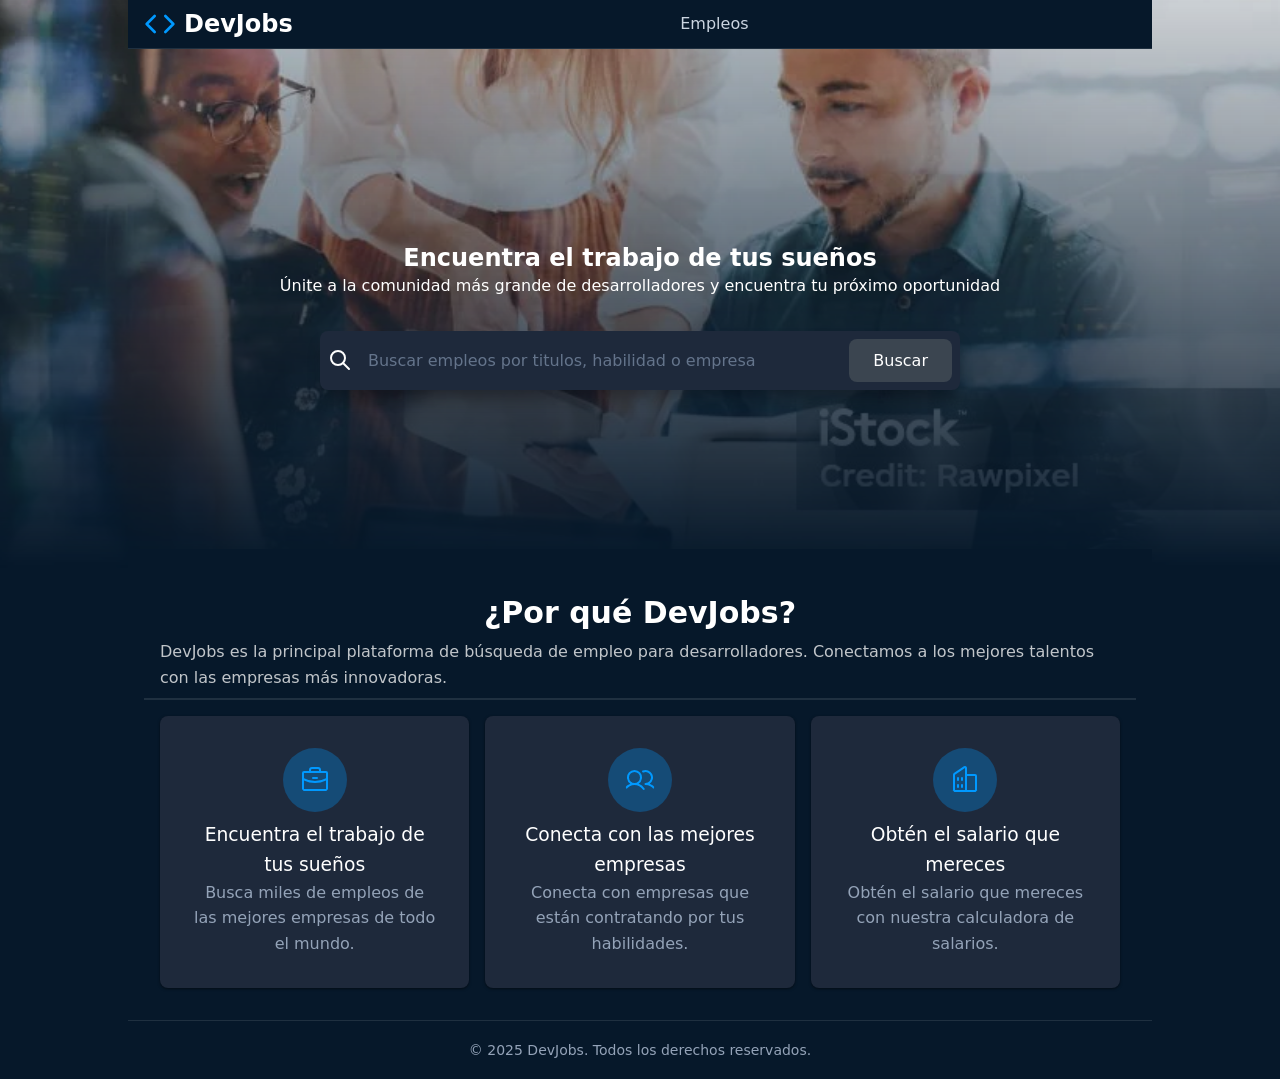
<file: 00-html-css/index.html>
<!doctype html>
<html lang="es">
  <head>
    <meta charset="UTF-8" />
    <meta name="viewport" content="width=device-width, initial-scale=1.0" />
    <title>DevJobs- Empleos</title>
    <link rel="stylesheet" href="style.css" />
    <script type="module" src="scripst.js"></script>
  </head>
  <body>
    <header>
      <h1>
        <svg
          fill="none"
          stroke="currentColor"
          stroke-linecap="round"
          stroke-linejoin="round"
          stroke-width="2"
          viewBox="0 0 24 24"
          xmlns="http://www.w3.org/2000/svg"
        >
          <polyline points="16 18 22 12 16 6"></polyline>
          <polyline points="8 6 2 12 8 18"></polyline>
        </svg>
        DevJobs
      </h1>

      <nav>
        <!-- <a href="">
        Inicio
      </a> -->
        <a href="empleos.html">Empleos</a>
      </nav>

      <div>
        <devjobs-avatar service="google" username="google.com" size="32">
        </devjobs-avatar>

        <devjobs-avatar service="google" username="netflix.com" size="32">
        </devjobs-avatar>

        <devjobs-avatar service="google" username="vercel.com" size="32">
        </devjobs-avatar>
      </div>
    </header>
    <main>
      <section>
        <img src="Background.webp" alt="" />
        <h1>Encuentra el trabajo de tus sueños</h1>
        <p>
          Únite a la comunidad más grande de desarrolladores y encuentra tu
          próximo oportunidad
        </p>
        <form role="search">
          <div>
            <svg
              xmlns="http://www.w3.org/2000/svg"
              width="24"
              height="24"
              viewBox="0 0 24 24"
              fill="none"
              stroke="currentColor"
              stroke-width="2"
              stroke-linecap="round"
              stroke-linejoin="round"
              class="icon icon-tabler icons-tabler-outline icon-tabler-search"
            >
              <path stroke="none" d="M0 0h24v24H0z" fill="none" />
              <path d="M3 10a7 7 0 1 0 14 0a7 7 0 1 0 -14 0" />
              <path d="M21 21l-6 -6" />
            </svg>
            <input
              type="text"
              placeholder="Buscar empleos por titulos, habilidad o empresa"
            />
            <button type="submit">Buscar</button>
          </div>
        </form>
      </section>
      <section class="sectionCard">
        <header>
          <h2>¿Por qué DevJobs?</h2>
          <p>
            DevJobs es la principal plataforma de búsqueda de empleo para
            desarrolladores. Conectamos a los mejores talentos con las empresas
            más innovadoras.
          </p>
        </header>
        <footer>
          <article>
            <svg
              fill="currentColor"
              height="32"
              viewBox="0 0 256 256"
              width="32"
              xmlns="http://www.w3.org/2000/svg"
              aria-hidden="true"
            >
              <path
                d="M216,56H176V48a24,24,0,0,0-24-24H104A24,24,0,0,0,80,48v8H40A16,16,0,0,0,24,72V200a16,16,0,0,0,16,16H216a16,16,0,0,0,16-16V72A16,16,0,0,0,216,56ZM96,48a8,8,0,0,1,8-8h48a8,8,0,0,1,8,8v8H96ZM216,72v41.61A184,184,0,0,1,128,136a184.07,184.07,0,0,1-88-22.38V72Zm0,128H40V131.64A200.19,200.19,0,0,0,128,152a200.25,200.25,0,0,0,88-20.37V200ZM104,112a8,8,0,0,1,8-8h32a8,8,0,0,1,0,16H112A8,8,0,0,1,104,112Z"
              ></path>
            </svg>
            <h3>Encuentra el trabajo de tus sueños</h3>
            <p>
              Busca miles de empleos de las mejores empresas de todo el mundo.
            </p>
          </article>
          <article>
            <svg
              fill="currentColor"
              height="32"
              viewBox="0 0 256 256"
              width="32"
              xmlns="http://www.w3.org/2000/svg"
              aria-hidden="true"
            >
              <path
                d="M117.25,157.92a60,60,0,1,0-66.5,0A95.83,95.83,0,0,0,3.53,195.63a8,8,0,1,0,13.4,8.74,80,80,0,0,1,134.14,0,8,8,0,0,0,13.4-8.74A95.83,95.83,0,0,0,117.25,157.92ZM40,108a44,44,0,1,1,44,44A44.05,44.05,0,0,1,40,108Zm210.14,98.7a8,8,0,0,1-11.07-2.33A79.83,79.83,0,0,0,172,168a8,8,0,0,1,0-16,44,44,0,1,0-16.34-84.87,8,8,0,1,1-5.94-14.85,60,60,0,0,1,55.53,105.64,95.83,95.83,0,0,1,47.22,37.71A8,8,0,0,1,250.14,206.7Z"
              ></path>
            </svg>
            <h3>Conecta con las mejores empresas</h3>
            <p>
              Conecta con empresas que están contratando por tus habilidades.
            </p>
          </article>
          <article>
            <svg
              fill="currentColor"
              height="32"
              viewBox="0 0 256 256"
              width="32"
              xmlns="http://www.w3.org/2000/svg"
              aria-hidden="true"
            >
              <path
                d="M240,208H224V96a16,16,0,0,0-16-16H144V32a16,16,0,0,0-24.88-13.32L39.12,72A16,16,0,0,0,32,85.34V208H16a8,8,0,0,0,0,16H240a8,8,0,0,0,0-16ZM208,96V208H144V96ZM48,85.34,128,32V208H48ZM112,112v16a8,8,0,0,1-16,0V112a8,8,0,1,1,16,0Zm-32,0v16a8,8,0,0,1-16,0V112a8,8,0,1,1,16,0Zm0,56v16a8,8,0,0,1-16,0V168a8,8,0,0,1,16,0Zm32,0v16a8,8,0,0,1-16,0V168a8,8,0,0,1,16,0Z"
              ></path>
            </svg>
            <h3>Obtén el salario que mereces</h3>
            <p>
              Obtén el salario que mereces con nuestra calculadora de salarios.
            </p>
          </article>
        </footer>
      </section>
    </main>
    <footer>
      <small>&copy; 2025 DevJobs. Todos los derechos reservados.</small>
    </footer>
  </body>
</html>
</file>
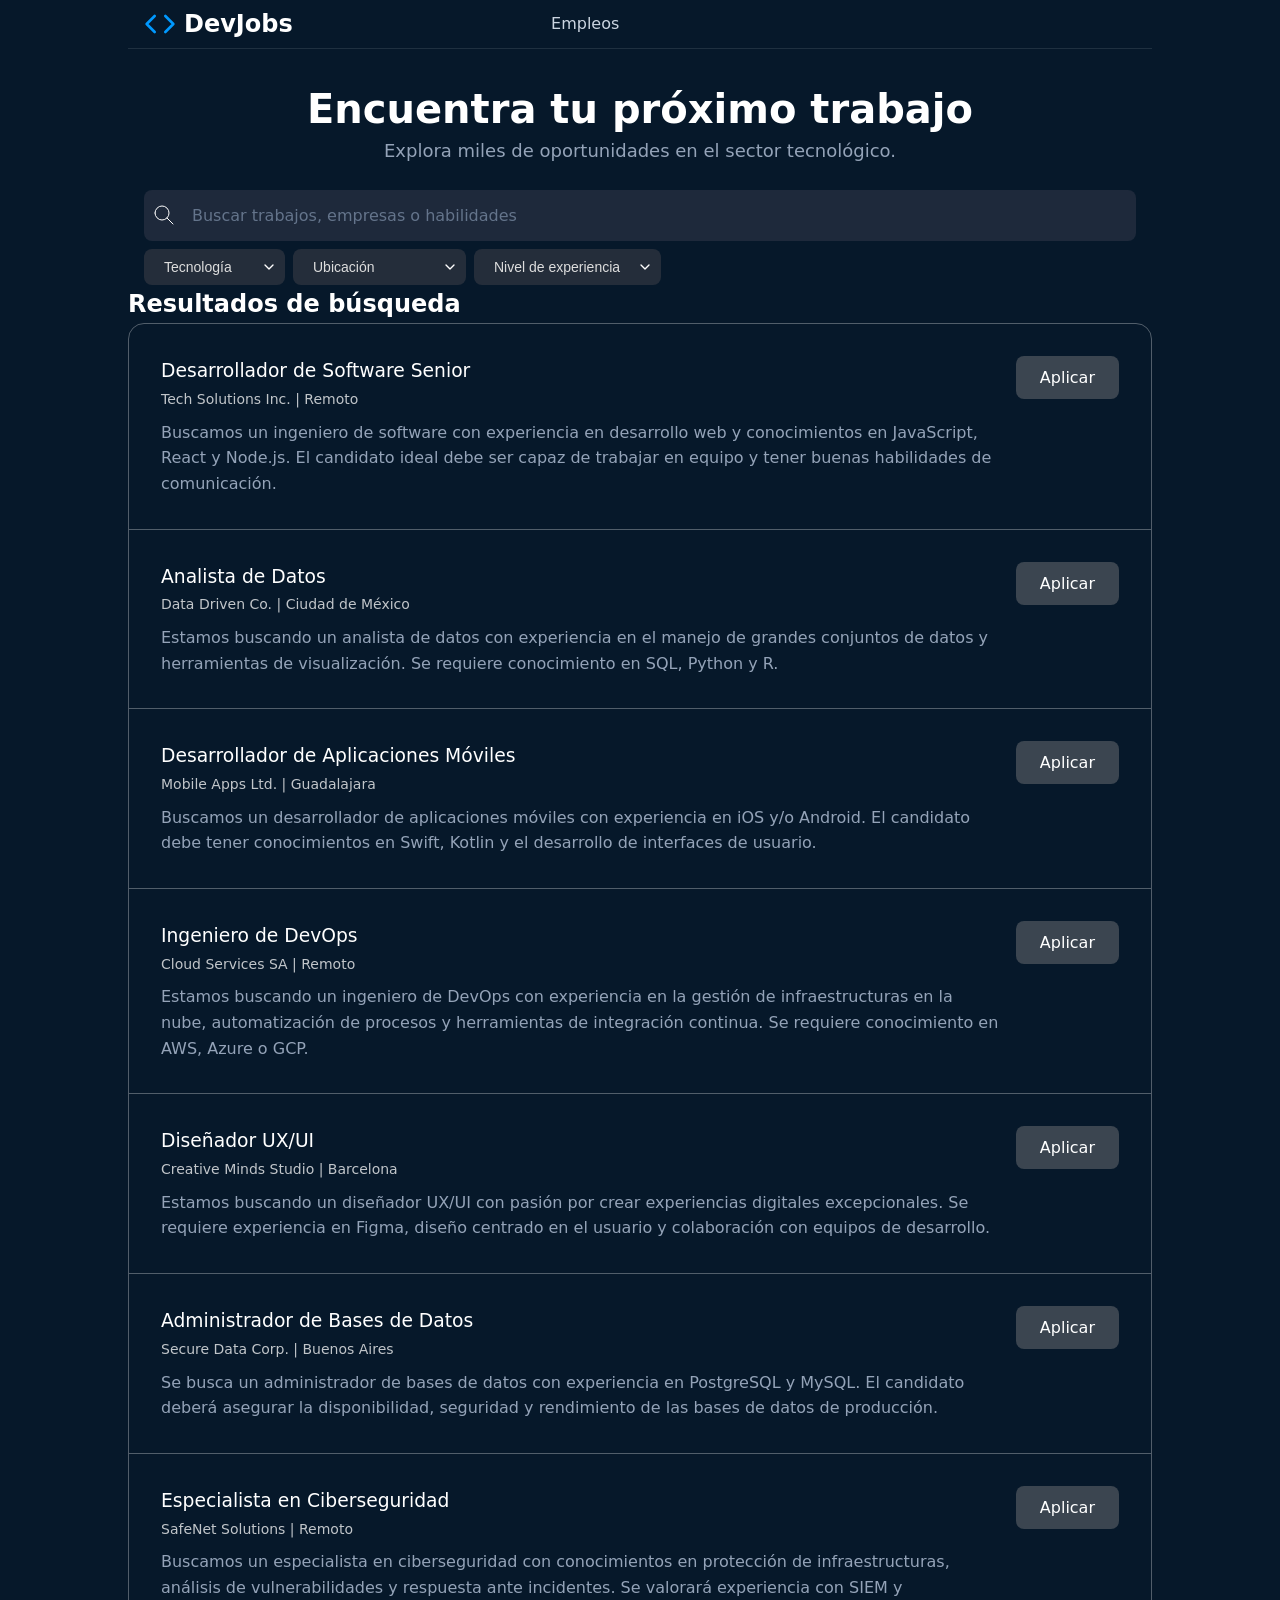
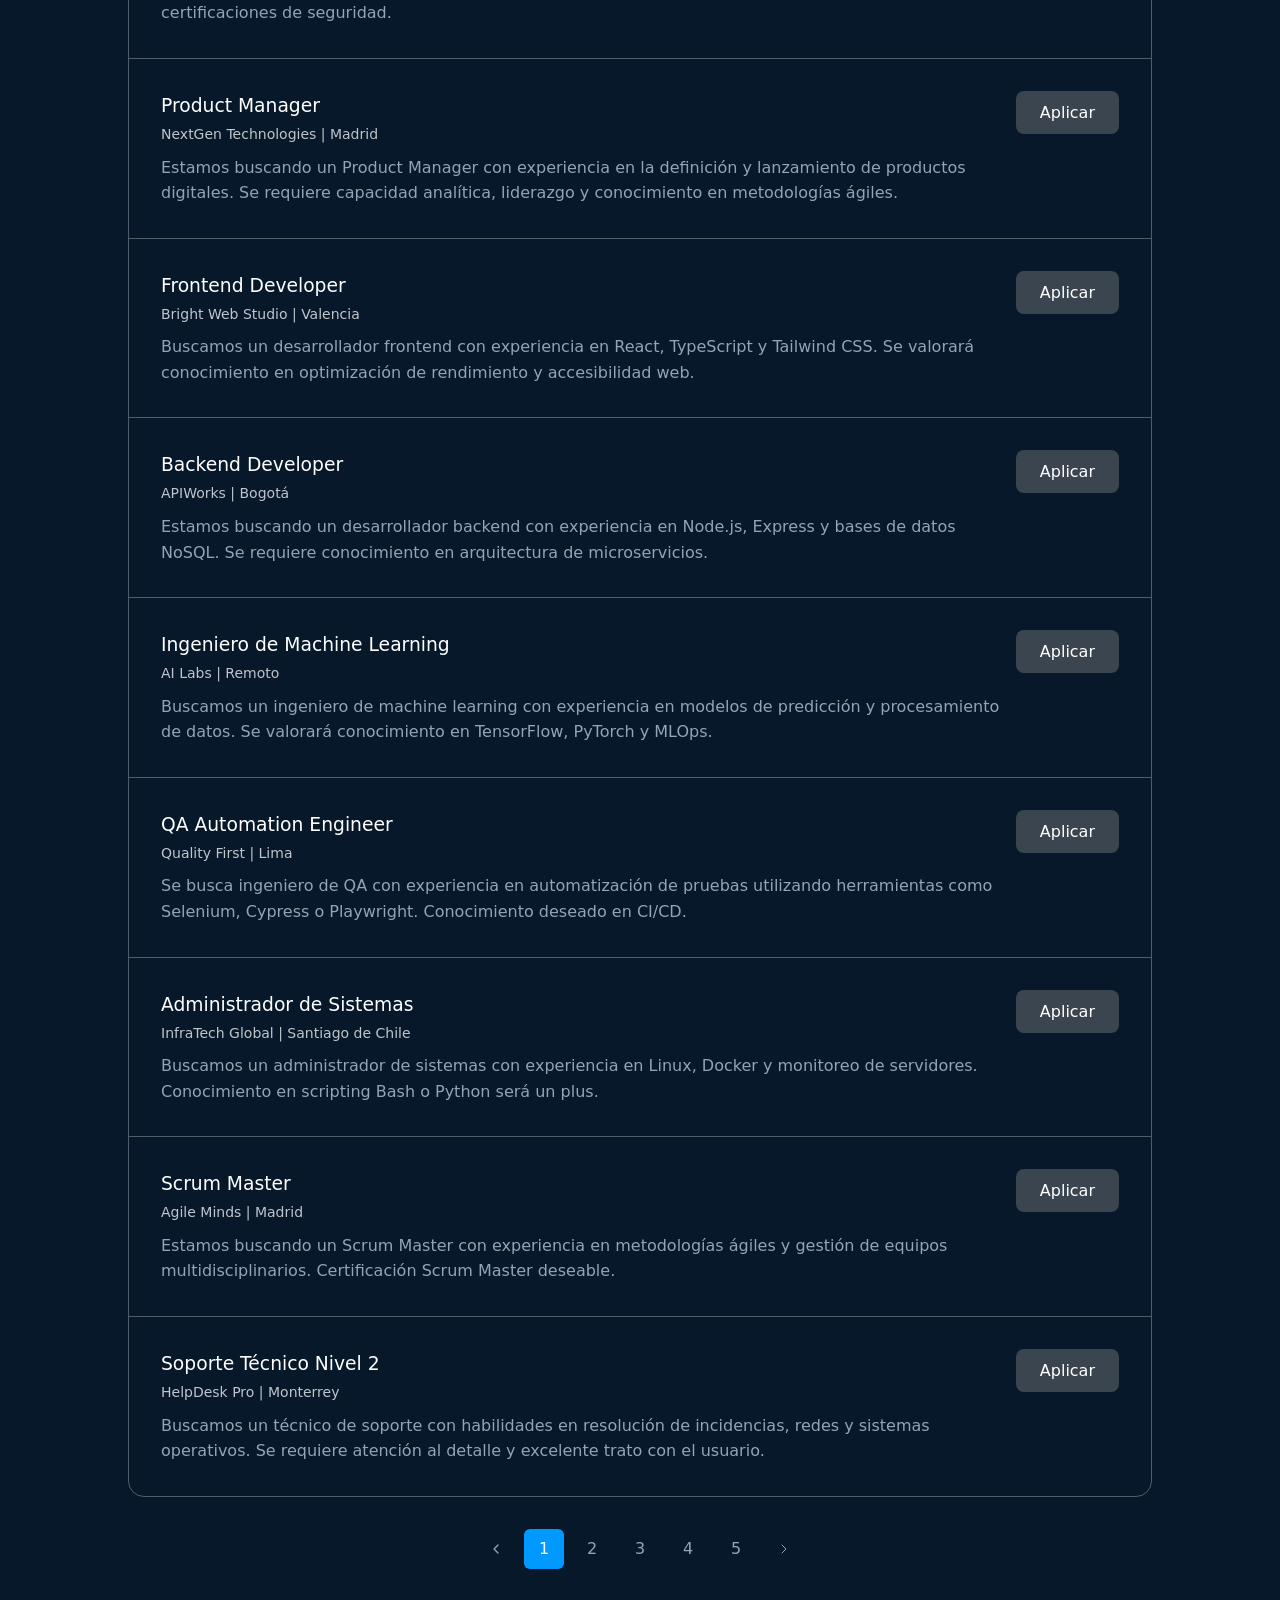
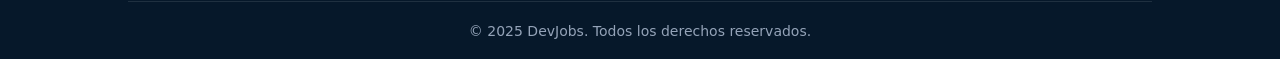
<file: 00-html-css/empleos.html>
<!doctype html>
<html lang="en">
  <head>
    <meta charset="UTF-8" />
    <meta name="viewport" content="width=device-width, initial-scale=1.0" />
    <title>DevJobs- Empleos</title>
    <link rel="stylesheet" href="style.css" />
    <script type="module" src="scripst.js"></script>
  </head>
  <body>
    <header>
      <h1>
        <svg
          fill="none"
          stroke="currentColor"
          stroke-linecap="round"
          stroke-linejoin="round"
          stroke-width="2"
          viewBox="0 0 24 24"
          xmlns="http://www.w3.org/2000/svg"
        >
          <polyline points="16 18 22 12 16 6"></polyline>
          <polyline points="8 6 2 12 8 18"></polyline>
        </svg>
        DevJobs
      </h1>

      <nav>
        <!-- <a href="">
        Inicio
      </a> -->
        <a href="index.html">Empleos</a>
      </nav>

      <div>
        <devjobs-avatar service="google" username="google.com" size="32">
        </devjobs-avatar>

        <devjobs-avatar service="google" username="netflix.com" size="32">
        </devjobs-avatar>

        <devjobs-avatar service="google" username="vercel.com" size="32">
        </devjobs-avatar>
      </div>

      <div>
        <devjobs-avatar service="google" username="google.com" size="32">
        </devjobs-avatar>

        <devjobs-avatar service="google" username="netflix.com" size="32">
        </devjobs-avatar>

        <devjobs-avatar service="google" username="vercel.com" size="32">
        </devjobs-avatar>
      </div>
    </header>
    <main>
      <section class="jobs-search">
        <h1>Encuentra tu próximo trabajo</h1>
        <p>Explora miles de oportunidades en el sector tecnológico.</p>

        <form id="empleos-search-form" role="search">
          <div class="search-bar">
            <svg
              xmlns="http://www.w3.org/2000/svg"
              width="24"
              height="24"
              viewBox="0 0 24 24"
              fill="none"
              stroke="currentColor"
              stroke-width="1"
              stroke-linecap="round"
              stroke-linejoin="round"
              class="icon icon-tabler icons-tabler-outline icon-tabler-search"
            >
              <path stroke="none" d="M0 0h24v24H0z" fill="none" />
              <path d="M10 10m-7 0a7 7 0 1 0 14 0a7 7 0 1 0 -14 0" />
              <path d="M21 21l-6 -6" />
            </svg>

            <input
              name="search"
              id="empleos-search-input"
              required
              type="text"
              placeholder="Buscar trabajos, empresas o habilidades"
            />
          </div>

          <div class="search-filters">
            <select name="technology" id="filter-technology">
              <option value="">Tecnología</option>
              <optgroup label="Tecnologías populares">
                <option value="javascript">JavaScript</option>
                <option value="python">Python</option>
                <option value="react">React</option>
                <option value="nodejs">Node.js</option>
              </optgroup>
              <option value="java">Java</option>
              <hr />
              <option value="csharp">C#</option>
              <option value="c">C</option>
              <option value="c++">C++</option>
              <hr />
              <option value="ruby">Ruby</option>
              <option value="php">PHP</option>
            </select>

            <select name="location" id="filter-location">
              <option value="">Ubicación</option>
              <option value="remoto">Remoto</option>
              <option value="cdmx">Ciudad de México</option>
              <option value="guadalajara">Guadalajara</option>
              <option value="monterrey">Monterrey</option>
              <option value="barcelona">Barcelona</option>
            </select>

            <select name="experience-level" id="filter-experience-level">
              <option value="">Nivel de experiencia</option>
              <option value="junior">Junior</option>
              <option value="mid">Mid-level</option>
              <option value="senior">Senior</option>
              <option value="lead">Lead</option>
            </select>
          </div>
        </form>

        <span id="filter-selected-value"></span>
      </section>
    </main>
    <section>
      <h2>Resultados de búsqueda</h2>

      <div class="jobs-listings">
        <!-- <article class="jobs-listings-card" data-modalidad="remoto">
          <div>
            <h3>Ingeniero de Software</h3>
            <small>Tech Solutions Inc. | Remoto</small>
            <p>
              Buscamos un ingeniero de software con experiencia en desarrollo
              web y conocimientos en JavaScript, React y Node.js. El candidato
              ideal debe ser capaz de trabajar en equipo y tener buenas
              habilidades de comunicación.
            </p>
          </div>
          <button class="button-apply-job">Aplicar</button>
        </article>
        <article class="jobs-listings-card" data-modalidad="cdmx">
          <div>
            <h3>Analista de Datos</h3>
            <small>Data Driven Co. | Ciudad de México</small>
            <p>
              Estamos buscando un analista de datos con experiencia en el manejo
              de grandes conjuntos de datos y herramientas de visualización. Se
              requiere conocimiento en SQL, Python y R.
            </p>
          </div>
          <button class="button-apply-job">Aplicar</button>
        </article>
        <article class="jobs-listings-card" data-modalidad="guadalajara">
          <div>
            <h3>Desarrollador de Aplicaciones Móviles</h3>
            <small>Mobile Apps Ltd. | Guadalajara</small>
            <p>
              Buscamos un desarrollador de aplicaciones móviles con experiencia
              en iOS y/o Android. El candidato debe tener conocimientos en
              Swift, Kotlin y el desarrollo de interfaces de usuario.
            </p>
          </div>
          <button id="boton-importante" class="button-apply-job">
            Aplicar
          </button>
        </article>
        <article class="jobs-listings-card" data-modalidad="remoto">
          <div>
            <h3>Ingeniero de DevOps</h3>
            <small>Cloud Services SA | Remoto</small>
            <p>
              Estamos buscando un ingeniero de DevOps con experiencia en la
              gestión de infraestructuras en la nube, automatización de procesos
              y herramientas de integración continua. Se requiere conocimiento
              en AWS, Azure o GCP.
            </p>
          </div>
          <button class="button-apply-job">Aplicar</button>
        </article> -->
      </div>

      <nav class="pagination">
        <a href="#"
          ><svg
            width="16"
            height="16"
            viewBox="0 0 24 24"
            fill="none"
            stroke="currentColor"
            stroke-width="2"
            stroke-linecap="round"
            stroke-linejoin="round"
          >
            <path stroke="none" d="M0 0h24v24H0z" fill="none" />
            <path d="M15 6l-6 6l6 6" /></svg
        ></a>
        <a class="is-active" href="#">1</a>
        <a href="#">2</a>
        <a href="#">3</a>
        <a href="#">4</a>
        <a href="#">5</a>
        <a href="#"
          ><svg
            width="16"
            height="16"
            viewBox="0 0 24 24"
            fill="none"
            stroke="currentColor"
            stroke-width="1.5"
            stroke-linecap="round"
            stroke-linejoin="round"
            class="icon icon-tabler icons-tabler-outline icon-tabler-chevron-right"
          >
            <path stroke="none" d="M0 0h24v24H0z" fill="none" />
            <path d="M9 6l6 6l-6 6" /></svg
        ></a>
      </nav>
    </section>

    <footer>
      <small>&copy; 2025 DevJobs. Todos los derechos reservados.</small>
    </footer>
  </body>
</html>
</file>
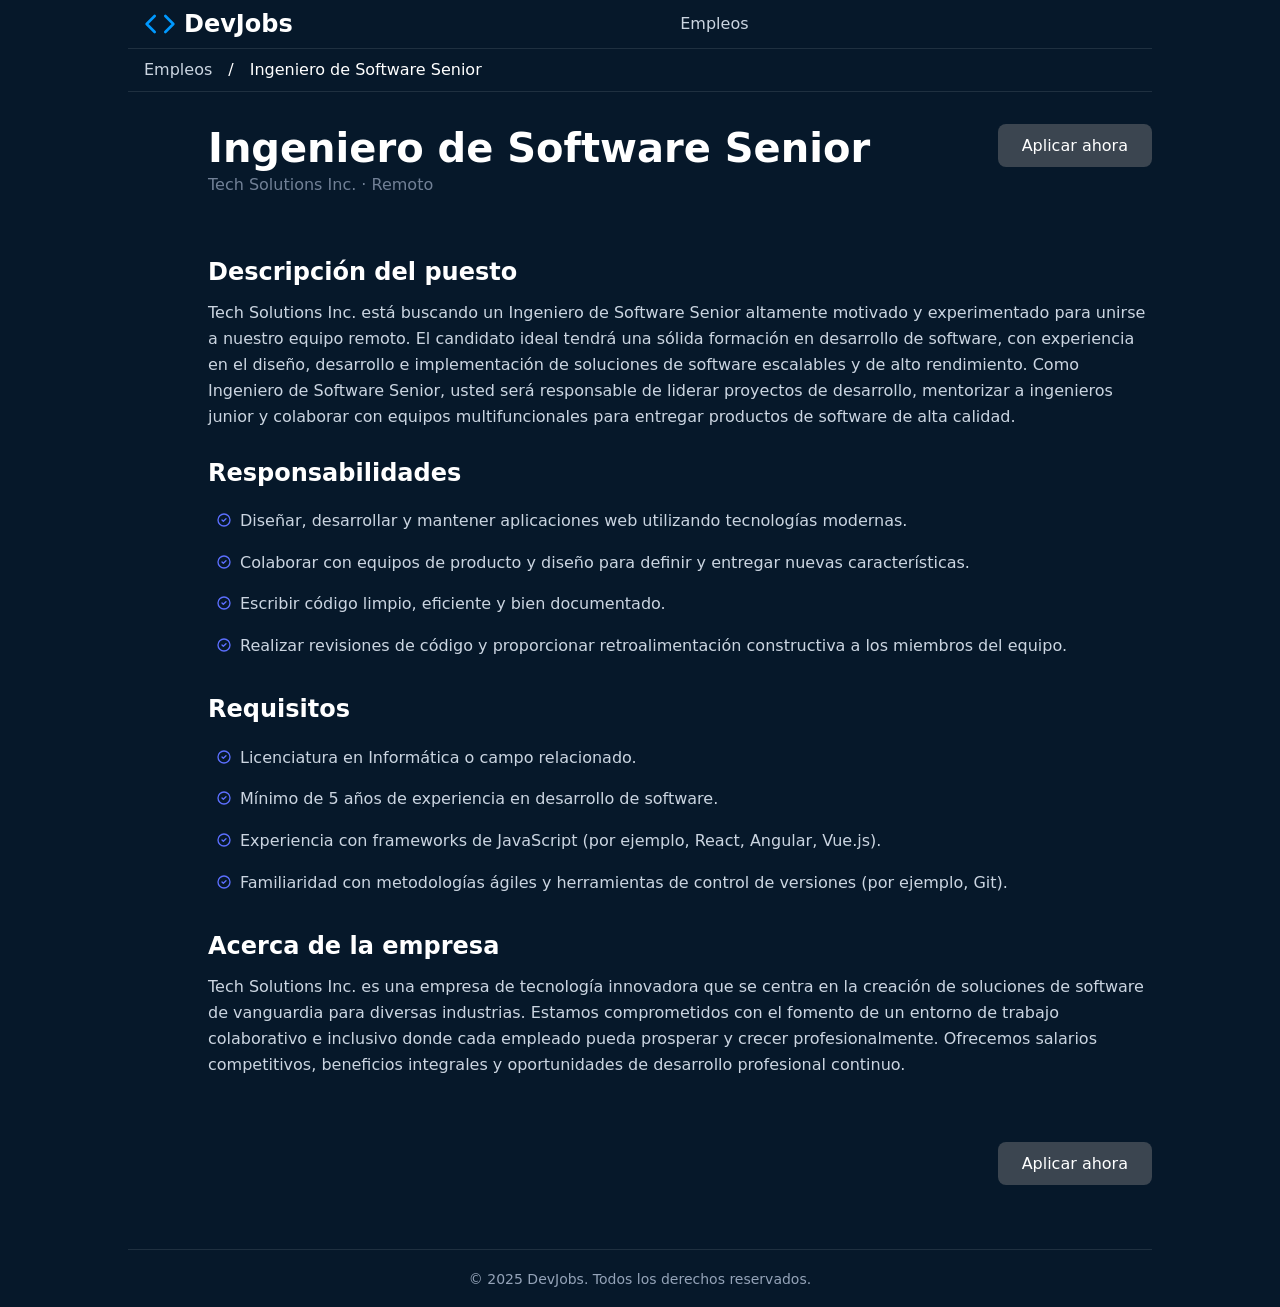
<file: 00-html-css/oferta.html>
<!doctype html>
<html lang="en">
  <head>
    <meta charset="UTF-8" />
    <meta name="viewport" content="width=device-width, initial-scale=1.0" />
    <title>DevJobs- Empleos</title>
    <link rel="stylesheet" href="style.css" />
    <script type="module" src="scripst.js"></script>
  </head>
  <body>
    <header>
      <h1>
        <svg
          fill="none"
          stroke="currentColor"
          stroke-linecap="round"
          stroke-linejoin="round"
          stroke-width="2"
          viewBox="0 0 24 24"
          xmlns="http://www.w3.org/2000/svg"
        >
          <polyline points="16 18 22 12 16 6"></polyline>
          <polyline points="8 6 2 12 8 18"></polyline>
        </svg>
        DevJobs
      </h1>

      <nav>
        <!-- <a href="">
        Inicio
      </a> -->
        <a href="index.html">Empleos</a>
      </nav>

      <div>
        <devjobs-avatar service="google" username="google.com" size="32">
        </devjobs-avatar>

        <devjobs-avatar service="google" username="netflix.com" size="32">
        </devjobs-avatar>

        <devjobs-avatar service="google" username="vercel.com" size="32">
        </devjobs-avatar>
      </div>
    </header>
    <main>
      <div>
        <section>
          <header>
            <nav>
              <a>Empleos</a>
              <span>/</span>
              <span>Ingeniero de Software Senior</span>
            </nav>
          </header>
          <div class="jobs-oferta">
            <div class="oferta-header">
              <div>
                <h1>Ingeniero de Software Senior</h1>
                <p>Tech Solutions Inc. · Remoto</p>
              </div>
              <div>
                <button>Aplicar ahora</button>
              </div>
            </div>
            <div class="oferta-contenido">
              <div>
                <h2>Descripción del puesto</h2>
                <p>
                  Tech Solutions Inc. está buscando un Ingeniero de Software
                  Senior altamente motivado y experimentado para unirse a
                  nuestro equipo remoto. El candidato ideal tendrá una sólida
                  formación en desarrollo de software, con experiencia en el
                  diseño, desarrollo e implementación de soluciones de software
                  escalables y de alto rendimiento. Como Ingeniero de Software
                  Senior, usted será responsable de liderar proyectos de
                  desarrollo, mentorizar a ingenieros junior y colaborar con
                  equipos multifuncionales para entregar productos de software
                  de alta calidad.
                </p>
              </div>
              <div>
                <h2>Responsabilidades</h2>
                <ul>
                  <li>
                    <svg
                      xmlns="http://www.w3.org/2000/svg"
                      width="24"
                      height="24"
                      viewBox="0 0 24 24"
                      fill="none"
                      stroke="#5c6fff"
                      stroke-width="2"
                      stroke-linecap="round"
                      stroke-linejoin="round"
                      class="icon icon-tabler icons-tabler-outline icon-tabler-circle-check"
                    >
                      <path stroke="none" d="M0 0h24v24H0z" fill="none" />
                      <path d="M3 12a9 9 0 1 0 18 0a9 9 0 1 0 -18 0" />
                      <path d="M9 12l2 2l4 -4" />
                    </svg>
                    <span
                      >Diseñar, desarrollar y mantener aplicaciones web
                      utilizando tecnologías modernas.</span
                    >
                  </li>
                  <li>
                    <svg
                      xmlns="http://www.w3.org/2000/svg"
                      width="24"
                      height="24"
                      viewBox="0 0 24 24"
                      fill="none"
                      stroke="#5c6fff"
                      stroke-width="2"
                      stroke-linecap="round"
                      stroke-linejoin="round"
                      class="icon icon-tabler icons-tabler-outline icon-tabler-circle-check"
                    >
                      <path stroke="none" d="M0 0h24v24H0z" fill="none" />
                      <path d="M3 12a9 9 0 1 0 18 0a9 9 0 1 0 -18 0" />
                      <path d="M9 12l2 2l4 -4" />
                    </svg>
                    <span
                      >Colaborar con equipos de producto y diseño para definir y
                      entregar nuevas características.</span
                    >
                  </li>
                  <li>
                    <svg
                      xmlns="http://www.w3.org/2000/svg"
                      width="24"
                      height="24"
                      viewBox="0 0 24 24"
                      fill="none"
                      stroke="#5c6fff"
                      stroke-width="2"
                      stroke-linecap="round"
                      stroke-linejoin="round"
                      class="icon icon-tabler icons-tabler-outline icon-tabler-circle-check"
                    >
                      <path stroke="none" d="M0 0h24v24H0z" fill="none" />
                      <path d="M3 12a9 9 0 1 0 18 0a9 9 0 1 0 -18 0" />
                      <path d="M9 12l2 2l4 -4" />
                    </svg>
                    <span
                      >Escribir código limpio, eficiente y bien
                      documentado.</span
                    >
                  </li>
                  <li>
                    <svg
                      xmlns="http://www.w3.org/2000/svg"
                      width="24"
                      height="24"
                      viewBox="0 0 24 24"
                      fill="none"
                      stroke="#5c6fff"
                      stroke-width="2"
                      stroke-linecap="round"
                      stroke-linejoin="round"
                      class="icon icon-tabler icons-tabler-outline icon-tabler-circle-check"
                    >
                      <path stroke="none" d="M0 0h24v24H0z" fill="none" />
                      <path d="M3 12a9 9 0 1 0 18 0a9 9 0 1 0 -18 0" />
                      <path d="M9 12l2 2l4 -4" />
                    </svg>
                    <span
                      >Realizar revisiones de código y proporcionar
                      retroalimentación constructiva a los miembros del
                      equipo.</span
                    >
                  </li>
                </ul>
              </div>
              <div>
                <h2>Requisitos</h2>
                <ul>
                  <li>
                    <svg
                      xmlns="http://www.w3.org/2000/svg"
                      width="24"
                      height="24"
                      viewBox="0 0 24 24"
                      fill="none"
                      stroke="#5c6fff"
                      stroke-width="2"
                      stroke-linecap="round"
                      stroke-linejoin="round"
                      class="icon icon-tabler icons-tabler-outline icon-tabler-circle-check"
                    >
                      <path stroke="none" d="M0 0h24v24H0z" fill="none" />
                      <path d="M3 12a9 9 0 1 0 18 0a9 9 0 1 0 -18 0" />
                      <path d="M9 12l2 2l4 -4" />
                    </svg>
                    <span
                      >Licenciatura en Informática o campo relacionado.</span
                    >
                  </li>
                  <li>
                    <svg
                      xmlns="http://www.w3.org/2000/svg"
                      width="24"
                      height="24"
                      viewBox="0 0 24 24"
                      fill="none"
                      stroke="#5c6fff"
                      stroke-width="2"
                      stroke-linecap="round"
                      stroke-linejoin="round"
                      class="icon icon-tabler icons-tabler-outline icon-tabler-circle-check"
                    >
                      <path stroke="none" d="M0 0h24v24H0z" fill="none" />
                      <path d="M3 12a9 9 0 1 0 18 0a9 9 0 1 0 -18 0" />
                      <path d="M9 12l2 2l4 -4" />
                    </svg>
                    <span
                      >Mínimo de 5 años de experiencia en desarrollo de
                      software.</span
                    >
                  </li>
                  <li>
                    <svg
                      xmlns="http://www.w3.org/2000/svg"
                      width="24"
                      height="24"
                      viewBox="0 0 24 24"
                      fill="none"
                      stroke="#5c6fff"
                      stroke-width="2"
                      stroke-linecap="round"
                      stroke-linejoin="round"
                      class="icon icon-tabler icons-tabler-outline icon-tabler-circle-check"
                    >
                      <path stroke="none" d="M0 0h24v24H0z" fill="none" />
                      <path d="M3 12a9 9 0 1 0 18 0a9 9 0 1 0 -18 0" />
                      <path d="M9 12l2 2l4 -4" />
                    </svg>
                    <span
                      >Experiencia con frameworks de JavaScript (por ejemplo,
                      React, Angular, Vue.js).</span
                    >
                  </li>
                  <li>
                    <svg
                      xmlns="http://www.w3.org/2000/svg"
                      width="24"
                      height="24"
                      viewBox="0 0 24 24"
                      fill="none"
                      stroke="#5c6fff"
                      stroke-width="2"
                      stroke-linecap="round"
                      stroke-linejoin="round"
                      class="icon icon-tabler icons-tabler-outline icon-tabler-circle-check"
                    >
                      <path stroke="none" d="M0 0h24v24H0z" fill="none" />
                      <path d="M3 12a9 9 0 1 0 18 0a9 9 0 1 0 -18 0" />
                      <path d="M9 12l2 2l4 -4" />
                    </svg>
                    <span
                      >Familiaridad con metodologías ágiles y herramientas de
                      control de versiones (por ejemplo, Git).</span
                    >
                  </li>
                </ul>
              </div>
              <div>
                <h2>Acerca de la empresa</h2>
                <p>
                  Tech Solutions Inc. es una empresa de tecnología innovadora
                  que se centra en la creación de soluciones de software de
                  vanguardia para diversas industrias. Estamos comprometidos con
                  el fomento de un entorno de trabajo colaborativo e inclusivo
                  donde cada empleado pueda prosperar y crecer profesionalmente.
                  Ofrecemos salarios competitivos, beneficios integrales y
                  oportunidades de desarrollo profesional continuo.
                </p>
              </div>
            </div>
            <div class="oferta-aplicar">
              <button>Aplicar ahora</button>
            </div>
          </div>
        </section>
      </div>
    </main>
    <footer>
      <small>&copy; 2025 DevJobs. Todos los derechos reservados.</small>
    </footer>
  </body>
</html>
</file>
<file: 00-html-css/style.css>
* {
  margin: 0;
  padding: 0;
  box-sizing: border-box;
}

:root {
  --primary: #3b4550;
  --primary-dark: #0a3d66;
  --primary-hover: #0d5ba8;
  --primary-light: #09f;
  --background: #06182a;
  --text-primary: #ffffff;
  --text-secondary: #cbd5e1;
  --text-muted: #94a3b8;
  --border: rgba(255, 255, 255, 0.1);
  --card-bg: #1e293b;
  --shadow: rgba(0, 0, 0, 0.3);
  --input-bg: #1e293b;
  --hsla-example: hsla(210, 100%, 56%, 1);
}

@font-face {
  font-family: "Inter Variable";
  font-style: normal;
  font-display: swap;
  font-weight: 100 900;
  src: url(https://cdn.jsdelivr.net/fontsource/fonts/inter:vf@latest/latin-wght-normal.woff2)
    format("woff2-variations");
  unicode-range:
    U+0000-00FF, U+0131, U+0152-0153, U+02BB-02BC, U+02C6, U+02DA, U+02DC,
    U+0304, U+0308, U+0329, U+2000-206F, U+20AC, U+2122, U+2191, U+2193, U+2212,
    U+2215, U+FEFF, U+FFFD;
}

body {
  font-family: system-ui;
  background-color: var(--background);
  color: var(--text-primary);
  min-height: 100vh;
  display: flex;
  flex-direction: column;
  line-height: 1.6;
  width: 80vw;
  margin: auto;
}

select {
  padding: 0.625rem 1.25rem;
  background-color: #242d3a;
  border: 0;
  border-radius: 0.5rem;
  font-size: 0.875rem;
  color: #ddd;
  cursor: pointer;
  transition: all 0.2s;
  appearance: none;
  background-image: url("data:image/svg+xml,%3Csvg xmlns='http://www.w3.org/2000/svg' width='16' height='16' viewBox='0 0 24 24' fill='none' stroke='white' stroke-width='2' stroke-linecap='round' stroke-linejoin='round'%3E%3Cpolyline points='6 9 12 15 18 9'/%3E%3C/svg%3E");
  background-repeat: no-repeat;
  background-position: right 0.5rem center;
  padding-right: 2.5rem;

  &:hover {
    background-color: var(--primary-hover);
    color: white;
  }

  &:focus {
    outline: 2px solid #1173d4;
    outline-offset: 2px;
  }
}

/* Títulos principales */
h1 {
  font-size: 1.5rem;
  line-height: 1.2;
  text-wrap: balance;
  display: flex;
  align-items: center;
  gap: 0.5rem;

  svg {
    width: 2rem;
    height: 2rem;
    color: var(--primary-light);
  }
}

h1 + p {
  text-wrap: balance;
  margin-bottom: 2rem;
}

/* Header */
header {
  border-bottom: 1px solid var(--border);
  background: var(--background);
  padding: 0.5rem 1rem;
  display: flex;
  align-items: center;
  justify-content: space-between;
  gap: 2rem;

  h2 {
    font-size: 1.25rem;
    font-weight: 700;
    color: var(--text-primary);
  }
}

/* Navegación del header a otras páginas */
nav {
  align-items: center;
  gap: 1rem;
  display: flex;

  a {
    text-decoration: none;
    color: var(--text-secondary);
    transition: color 0.2s;
    font-weight: 500;

    &:hover,
    &:focus {
      color: var(--primary);
      outline: none;
    }
  }
}

/* Botones del Header */
header div a {
  padding: 0.5rem 1rem;
  border-radius: 0.5rem;
  background-color: #334155;
  color: var(--text-primary);
  display: inline-block;
  font-size: 0.875rem;
  font-weight: 700;
  text-decoration: none;
  /* TODO */
}

/* Hero */
main > section:nth-child(1) {
  height: 500px;
  text-align: center;
  display: flex;
  flex-direction: column;
  justify-content: center;
  align-items: center;

  h1 {
    padding-top: 36px;
  }

  & > img {
    position: absolute;
    width: 100%;
    height: 100%;
    object-fit: cover;
    z-index: -1;
    left: 0;
    right: 0;
    mask-image: linear-gradient(
      to bottom,
      rgba(16, 25, 34, 1) 5%,
      rgba(16, 25, 34, 0) 80%
    );
  }
}

/* Formulario de Búsqueda */
form {
  max-width: 42rem;
  width: 100%;
  margin: 0 auto;
  padding-inline: 1rem;
}

form > div {
  display: flex;
  align-items: center;
  background-color: var(--input-bg);
  border-radius: 0.5rem;
  box-shadow: 0 10px 15px -3px var(--shadow);
  padding: 0.5rem;
  gap: 0.5rem;
}

form span {
  padding-left: 0.75rem;
  color: var(--text-muted);
  display: flex;
  align-items: center;
  flex-shrink: 0;
}

form input[type="text"] {
  flex: 1;
  background: transparent;
  border: none;
  outline: none;
  color: var(--text-primary);
  padding: 0.75rem 0.5rem;
  font-size: 1rem;
  font-family: inherit;
}

form input[type="text"]::placeholder {
  color: #64748b;
}

button {
  padding: 0.75rem 1.5rem;
  border-radius: 0.5rem;
  background-color: var(--primary);
  color: white;
  font-weight: 400;
  border: none;
  cursor: pointer;
  transition: all 0.2s;
  font-family: inherit;
  font-size: 1rem;
  white-space: nowrap;

  &:hover, /* pseudo-clase que significa que el ratón está encima */
  &:focus {
    /* pseudo-clase que significa que el elemento tiene el foco */
    background-color: var(--primary-hover);
    outline: 2px solid white;
    outline-offset: 2px;
  }

  &:active {
    transform: scale(0.9);
  }

  &:disabled {
    opacity: 0.5;
    pointer-events: none;
  }
}

/* Features Section */
main > section:nth-child(2) {
  padding-inline: 1rem;
  background-color: var(--background);
  padding-top: 2rem;

  & > header {
    gap: 2px;
    flex-direction: column;

    h2 {
      margin-bottom: 0;
    }

    p {
      opacity: 0.75;
    }
  }

  & > div {
    max-width: 1280px;
    margin: 0 auto;
  }
}

main > section:nth-child(2) h2 {
  font-size: 1.875rem;
  font-weight: 700;
  color: var(--text-primary);
  margin-bottom: 1rem;
}

main > section:nth-child(2) > div > div:first-child > p {
  font-size: 1.125rem;
  color: var(--text-muted);
  max-width: 42rem;
  margin: 0 auto;
}

/* Grid de Features */
/* main > section:nth-child(2) footer {
  display: grid;
  grid-template-columns: repeat(auto-fit, minmax(280px, 1fr));
  gap: 16px;
} */

.sectionCard:nth-child(2) footer {
  display: grid;
  grid-template-columns: repeat(auto-fit, minmax(280px, 1fr));
  gap: 16px;
}

/* Feature Cards */
/* article {
  background-color: var(--card-bg);
  padding: 2rem;
  margin-bottom: 16px;
  border-radius: 0.5rem;
  box-shadow: 0px 1px 3px 0 var(--shadow);

  svg {
    color: var(--primary-light);
    background: rgba(0, 153, 255, 0.3);
    border-radius: 9999px;
    width: 64px;
    height: 64px;
    padding: 16px;
  }

  h3 {
    font-weight: 500;
  }

  p {
    color: var(--text-muted);
  }
} */

/* Footer */
footer {
  background-color: var(--background);
  border-top: 1px solid var(--border);
  text-align: center;
  padding: 16px;

  small {
    color: var(--text-muted);
    font-size: 0.875rem;
  }
}

article {
  background-color: var(--card-bg);
  padding: 2rem;
  margin-bottom: 16px;
  border-radius: 0.5rem;
  box-shadow: 0px 1px 3px 0px rgba(0, 0, 0, 0.5);

  svg {
    color: var(--primary-light);
    background: rgba(0, 153, 255, 0.3);
    width: 64px;
    height: 64px;
    border-radius: 100%;
    padding: 16px;
  }

  p {
    color: var(--text-muted);
  }

  h3 {
    font-weight: 500;
  }
}

.jobs-search {
  margin: 0;
  padding: 0;
  height: auto !important;

  h1 {
    font-size: 2.5rem;
    margin-bottom: 0.25rem;
  }

  p {
    font-size: 1.125rem;
    color: var(--text-muted);
    margin-bottom: 1.5rem;
  }

  .search-bar {
    background: var(--input-bg);
    padding: 0.25rem 0.5rem;
  }

  .search-filters {
    display: flex;
    flex-wrap: wrap;
    margin-top: 0.5rem;
  }

  form {
    width: 100%;
    max-width: 1280px;
  }

  form div {
    background: none;
    box-shadow: none;
    padding: 0;
  }
}

.jobs-listings {
  border: 1px solid rgba(255, 255, 255, 0.3);
  border-radius: 1rem;

  .job-listing-card {
    background: none;
    box-shadow: none;
    border-radius: 0;
    border-bottom: 1px solid rgba(255, 255, 255, 0.3);
    margin: 0;

    display: flex; /* valor original */
    justify-content: space-between;
    align-items: start;
    gap: 1rem;

    &.is-hidden {
      display: none;
    }

    small {
      font-size: 0.875rem;
      opacity: 0.75;
    }

    p {
      margin-top: 0.5rem;
    }

    &:last-child {
      border-bottom: none;
    }
  }
}

.pagination {
  display: flex;
  justify-content: center;
  gap: 0.5rem;
  margin-block: 2rem;

  a {
    display: flex;
    align-items: center;
    justify-content: center;
    width: 2.5rem;
    height: 2.5rem;
    text-decoration: none;
    color: var(--text-muted);
    border-radius: 0.375rem;
    transition: all 0.3s;

    &:hover,
    &:focus {
      background-color: #fff;
    }

    &:active {
      transform: scale(0.9);
    }

    &.is-active {
      background-color: var(--primary-light);
      color: white;
      pointer-events: none;
    }
  }
}

/* #boton-importante {
  background: #09f;
} */

.button-apply-job {
  &.ispplied {
    background: #4caf50;
    pointer-events: none;
  }
}

.jobs-oferta {
  padding-left: 5rem;
  margin-top: 2rem;
}

.jobs-oferta > .oferta-header {
  display: flex;
  justify-content: space-between;

  div {
    display: flex;
    flex-direction: column;
  }

  h1 {
    font-size: 2.5rem;
  }

  p {
    color: #718096;
  }
}

.oferta-contenido {
  color: var(--text-secondary);
  h2 {
    padding: 1.5rem 0 0.5rem 0;
    color: #fff;
  }
  p {
    line-height: 1.625;
  }

  ul {
    list-style-type: none;
  }

  li {
    padding: 0.5rem;
    display: flex;
  }
  svg {
    padding: 0 0.5rem 0 0;
  }
}

.oferta-aplicar {
  width: 100%;
  margin: 4rem 0;
  display: flex;
  justify-content: flex-end;
}

/* .oferta-contenido:nth-child(1) {
  display: flex;
  flex-direction: column;
} */
</file>
